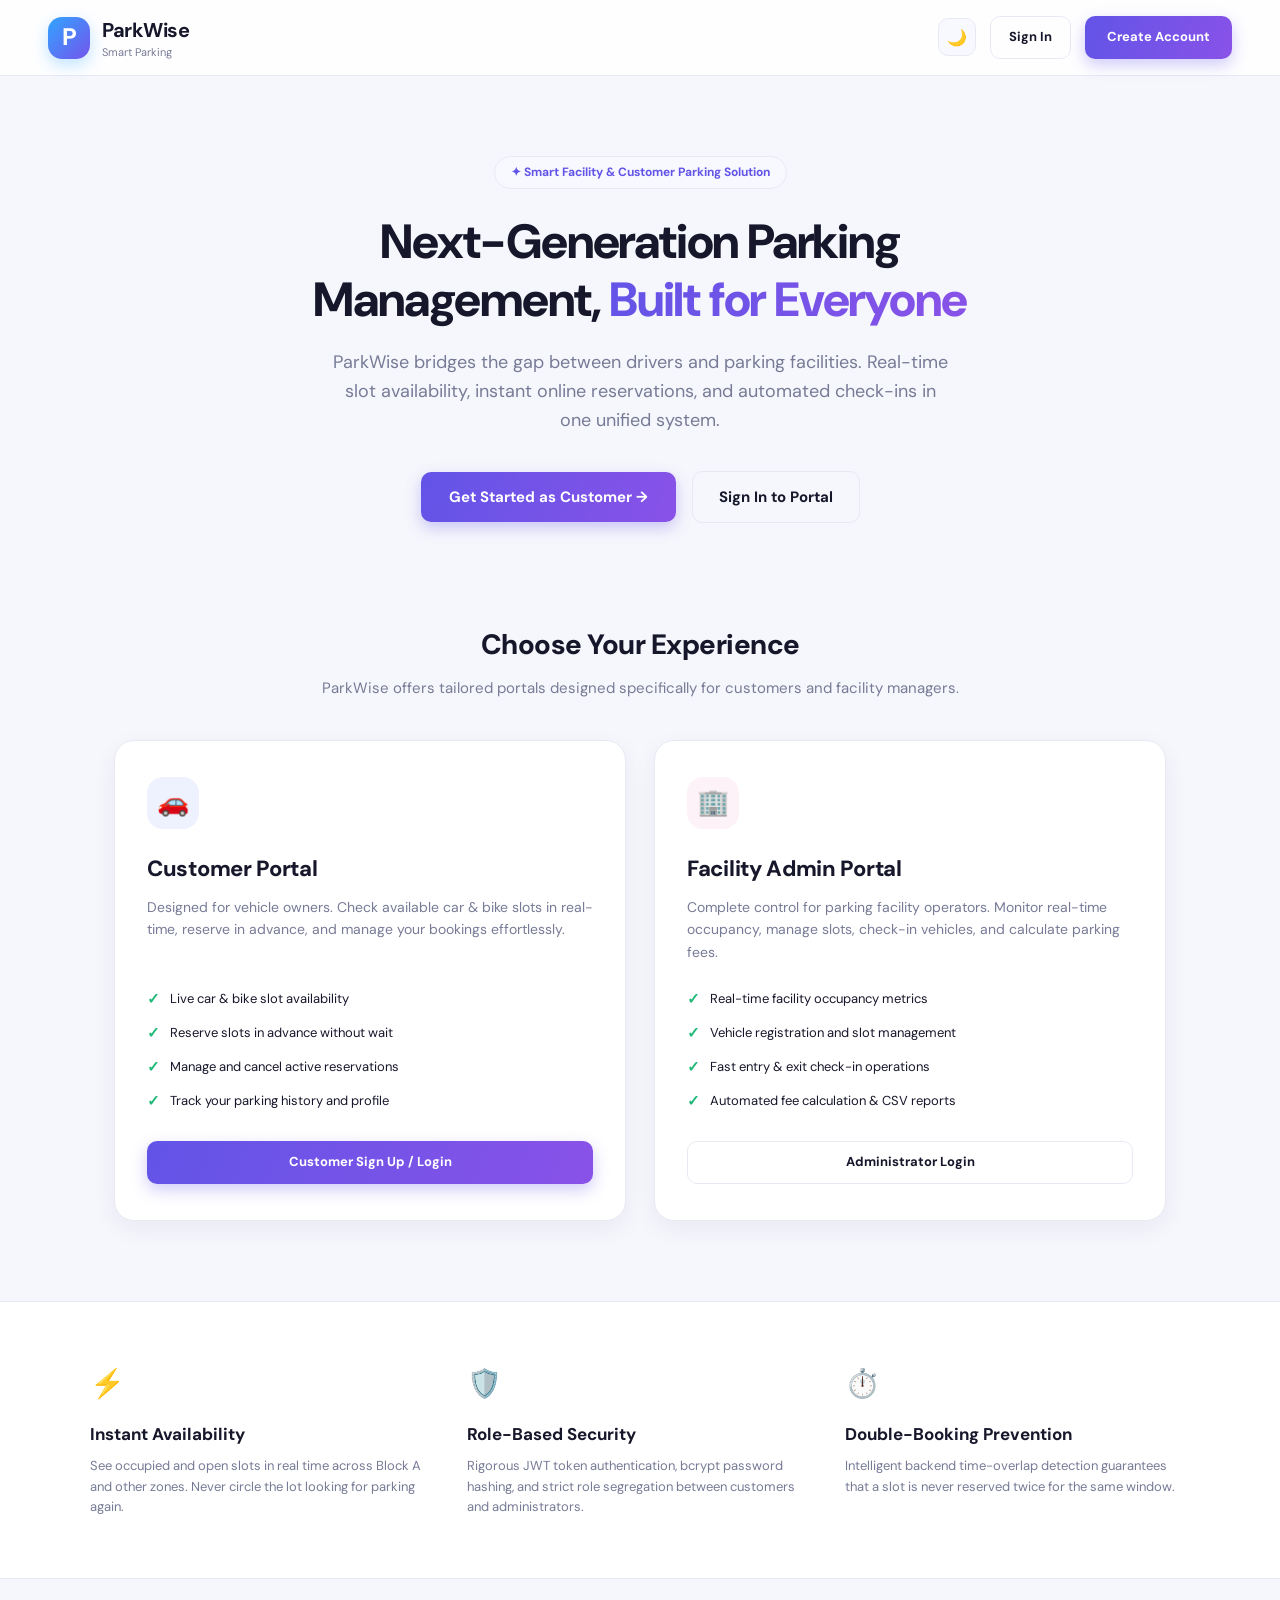
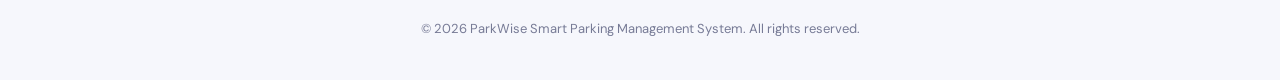
<file: frontend/landing.html>
<!DOCTYPE html>
<html lang="en">
<head>
    <meta charset="UTF-8">
    <meta name="viewport" content="width=device-width, initial-scale=1.0">
    <title>ParkWise — Smart Parking Management System</title>
    <link rel="preconnect" href="https://fonts.googleapis.com">
    <link rel="preconnect" href="https://fonts.gstatic.com" crossorigin>
    <link href="https://fonts.googleapis.com/css2?family=DM+Sans:ital,opsz,wght@0,9..40,100..1000;1,9..40,100..1000&display=swap" rel="stylesheet">
    <style>
        :root {
            --bg: #f6f7fc;
            --surface: #fff;
            --surface2: #f8f8ff;
            --text: #17172b;
            --muted: #777b96;
            --line: #e9e9f4;
            --navy: #171b3c;
            --primary: #6254e7;
            --primary2: #8b5cf6;
            --shadow: 0 8px 24px rgba(38, 35, 99, .06);
            --green: #20b978;
            --red: #ef6377;
            --amber: #e8a63b;
        }

        body.dark {
            --bg: #111326;
            --surface: #1c1e36;
            --surface2: #252741;
            --text: #f3f2ff;
            --muted: #a4a5c0;
            --line: #30324f;
            --shadow: 0 8px 24px #0002;
        }

        * {
            box-sizing: border-box;
            margin: 0;
            padding: 0;
        }

        body {
            font-family: 'DM Sans', sans-serif;
            background: var(--bg);
            color: var(--text);
            font-size: 14px;
            line-height: 1.6;
            min-height: 100vh;
        }

        /* Navbar */
        .navbar {
            height: 76px;
            background: rgba(255, 255, 255, 0.85);
            backdrop-filter: blur(12px);
            border-bottom: 1px solid var(--line);
            position: sticky;
            top: 0;
            z-index: 100;
            display: flex;
            align-items: center;
            justify-content: space-between;
            padding: 0 48px;
        }

        body.dark .navbar {
            background: rgba(28, 30, 54, 0.85);
        }

        .brand {
            display: flex;
            align-items: center;
            gap: 12px;
            text-decoration: none;
            color: inherit;
        }

        .brand-mark {
            width: 42px;
            height: 42px;
            border-radius: 14px;
            background: linear-gradient(135deg, #31a5ff, #7454ed);
            display: grid;
            place-items: center;
            font-size: 24px;
            font-weight: 800;
            color: #fff;
            box-shadow: 0 6px 16px rgba(49, 165, 255, 0.3);
        }

        .brand-text b {
            display: block;
            font-size: 20px;
            letter-spacing: -0.5px;
        }

        .brand-text small {
            display: block;
            color: var(--muted);
            font-size: 11px;
            margin-top: -2px;
        }

        .nav-actions {
            display: flex;
            align-items: center;
            gap: 14px;
        }

        .theme-btn {
            background: var(--surface2);
            border: 1px solid var(--line);
            border-radius: 10px;
            width: 38px;
            height: 38px;
            display: grid;
            place-items: center;
            cursor: pointer;
            font-size: 16px;
            color: var(--muted);
            transition: all 0.2s;
        }

        .btn-outline {
            background: transparent;
            border: 1.5px solid var(--line);
            color: var(--text);
            padding: 10px 18px;
            border-radius: 10px;
            font-weight: 700;
            cursor: pointer;
            text-decoration: none;
            font-size: 13px;
            transition: all 0.2s;
        }

        .btn-outline:hover {
            border-color: var(--primary);
            color: var(--primary);
        }

        .btn-primary {
            background: linear-gradient(110deg, #6254e7, #8952e8);
            border: none;
            color: #fff;
            padding: 11px 22px;
            border-radius: 10px;
            font-weight: 700;
            cursor: pointer;
            text-decoration: none;
            font-size: 13px;
            box-shadow: 0 6px 16px rgba(98, 84, 231, 0.3);
            transition: all 0.2s;
        }

        .btn-primary:hover {
            filter: brightness(1.08);
            transform: translateY(-1px);
        }

        /* Hero */
        .hero {
            padding: 80px 24px 60px;
            max-width: 1200px;
            margin: 0 auto;
            text-align: center;
        }

        .hero-badge {
            display: inline-flex;
            align-items: center;
            gap: 8px;
            padding: 6px 16px;
            border-radius: 30px;
            background: var(--surface2);
            border: 1px solid var(--line);
            font-size: 12px;
            font-weight: 700;
            color: var(--primary);
            margin-bottom: 24px;
        }

        .hero h1 {
            font-size: 48px;
            font-weight: 800;
            letter-spacing: -1.2px;
            line-height: 1.2;
            margin-bottom: 20px;
            max-width: 800px;
            margin-left: auto;
            margin-right: auto;
        }

        .hero h1 span {
            background: linear-gradient(110deg, #6254e7, #8952e8);
            -webkit-background-clip: text;
            -webkit-text-fill-color: transparent;
        }

        .hero p {
            color: var(--muted);
            font-size: 18px;
            max-width: 620px;
            margin: 0 auto 36px;
        }

        .hero-cta {
            display: flex;
            align-items: center;
            justify-content: center;
            gap: 16px;
            flex-wrap: wrap;
        }

        /* Dual Portal Cards */
        .portals-section {
            padding: 40px 24px 80px;
            max-width: 1100px;
            margin: 0 auto;
        }

        .section-header {
            text-align: center;
            margin-bottom: 40px;
        }

        .section-header h2 {
            font-size: 28px;
            font-weight: 800;
            letter-spacing: -0.5px;
            margin-bottom: 8px;
        }

        .section-header p {
            color: var(--muted);
            font-size: 15px;
        }

        .portals-grid {
            display: grid;
            grid-template-columns: 1fr 1fr;
            gap: 28px;
        }

        .portal-card {
            background: var(--surface);
            border: 1px solid var(--line);
            border-radius: 20px;
            padding: 36px 32px;
            box-shadow: var(--shadow);
            display: flex;
            flex-direction: column;
            transition: transform 0.25s, box-shadow 0.25s, border-color 0.25s;
            position: relative;
            overflow: hidden;
        }

        .portal-card:hover {
            transform: translateY(-4px);
            box-shadow: 0 16px 36px rgba(38, 35, 99, 0.1);
            border-color: #c4b5fd;
        }

        .portal-icon {
            width: 52px;
            height: 52px;
            border-radius: 16px;
            display: grid;
            place-items: center;
            font-size: 26px;
            margin-bottom: 22px;
        }

        .portal-card.customer .portal-icon {
            background: #eef2ff;
            color: #6366f1;
        }

        .portal-card.admin .portal-icon {
            background: #fdf2f8;
            color: #ec4899;
        }

        .portal-card h3 {
            font-size: 22px;
            font-weight: 800;
            margin-bottom: 10px;
            letter-spacing: -0.3px;
        }

        .portal-card p {
            color: var(--muted);
            font-size: 14px;
            line-height: 1.6;
            margin-bottom: 24px;
            flex: 1;
        }

        .portal-features {
            list-style: none;
            display: grid;
            gap: 10px;
            margin-bottom: 28px;
        }

        .portal-features li {
            display: flex;
            align-items: center;
            gap: 10px;
            font-size: 13px;
            color: var(--text);
        }

        .portal-features li span {
            color: var(--green);
            font-weight: 800;
            font-size: 15px;
        }

        /* Features strip */
        .features-strip {
            background: var(--surface);
            border-top: 1px solid var(--line);
            border-bottom: 1px solid var(--line);
            padding: 60px 24px;
        }

        .features-grid {
            max-width: 1100px;
            margin: 0 auto;
            display: grid;
            grid-template-columns: repeat(3, 1fr);
            gap: 32px;
        }

        .feature-item {
            text-align: left;
        }

        .feature-icon {
            font-size: 28px;
            margin-bottom: 14px;
            display: inline-block;
        }

        .feature-item h4 {
            font-size: 17px;
            font-weight: 700;
            margin-bottom: 8px;
        }

        .feature-item p {
            color: var(--muted);
            font-size: 13px;
            line-height: 1.6;
        }

        /* Footer */
        footer {
            padding: 40px 24px;
            text-align: center;
            color: var(--muted);
            font-size: 13px;
        }

        @media (max-width: 860px) {
            .navbar {
                padding: 0 20px;
            }
            .hero h1 {
                font-size: 34px;
            }
            .portals-grid,
            .features-grid {
                grid-template-columns: 1fr;
            }
        }
    </style>
</head>
<body>

    <nav class="navbar">
        <a href="/" class="brand">
            <div class="brand-mark">P</div>
            <div class="brand-text">
                <b>ParkWise</b>
                <small>Smart Parking</small>
            </div>
        </a>

        <div class="nav-actions">
            <button class="theme-btn" id="themeToggle" title="Toggle theme">🌙</button>
            <a href="/login.html" class="btn-outline" id="navSignIn">Sign In</a>
            <a href="/signup.html" class="btn-primary" id="navSignUp">Create Account</a>
            <!-- <a href="#" class="btn-primary" id="navDashboard" style="display:none">Dashboard →</a>
            <button class="btn-outline" id="navSignOut" style="display:none; color:#ef6377; border-color:#ef637744">Sign Out</button> -->
        </div>
    </nav>

    <main>
        <section class="hero">
            <div class="hero-badge">
                ✦ Smart Facility & Customer Parking Solution
            </div>
            <h1>Next-Generation Parking Management, <span>Built for Everyone</span></h1>
            <p>
                ParkWise bridges the gap between drivers and parking facilities.
                Real-time slot availability, instant online reservations, and automated check-ins in one unified system.
            </p>
            <div class="hero-cta">
                <a href="/signup.html" class="btn-primary" style="padding: 13px 28px; font-size: 15px;">
                    Get Started as Customer →
                </a>
                <a href="/login.html" class="btn-outline" style="padding: 13px 26px; font-size: 15px;">
                    Sign In to Portal
                </a>
            </div>
        </section>

        <section class="portals-section">
            <div class="section-header">
                <h2>Choose Your Experience</h2>
                <p>ParkWise offers tailored portals designed specifically for customers and facility managers.</p>
            </div>

            <div class="portals-grid">
                <!-- Customer Portal -->
                <div class="portal-card customer">
                    <div class="portal-icon">🚗</div>
                    <h3>Customer Portal</h3>
                    <p>Designed for vehicle owners. Check available car & bike slots in real-time, reserve in advance, and manage your bookings effortlessly.</p>
                    <ul class="portal-features">
                        <li><span>✓</span> Live car & bike slot availability</li>
                        <li><span>✓</span> Reserve slots in advance without wait</li>
                        <li><span>✓</span> Manage and cancel active reservations</li>
                        <li><span>✓</span> Track your parking history and profile</li>
                    </ul>
                    <a href="/signup.html" class="btn-primary" style="text-align: center;">Customer Sign Up / Login</a>
                </div>

                <!-- Admin Portal -->
                <div class="portal-card admin">
                    <div class="portal-icon">🏢</div>
                    <h3>Facility Admin Portal</h3>
                    <p>Complete control for parking facility operators. Monitor real-time occupancy, manage slots, check-in vehicles, and calculate parking fees.</p>
                    <ul class="portal-features">
                        <li><span>✓</span> Real-time facility occupancy metrics</li>
                        <li><span>✓</span> Vehicle registration and slot management</li>
                        <li><span>✓</span> Fast entry & exit check-in operations</li>
                        <li><span>✓</span> Automated fee calculation & CSV reports</li>
                    </ul>
                    <a href="/login.html" class="btn-outline" style="text-align: center;">Administrator Login</a>
                </div>
            </div>
        </section>

        <section class="features-strip">
            <div class="features-grid">
                <div class="feature-item">
                    <div class="feature-icon">⚡</div>
                    <h4>Instant Availability</h4>
                    <p>See occupied and open slots in real time across Block A and other zones. Never circle the lot looking for parking again.</p>
                </div>
                <div class="feature-item">
                    <div class="feature-icon">🛡️</div>
                    <h4>Role-Based Security</h4>
                    <p>Rigorous JWT token authentication, bcrypt password hashing, and strict role segregation between customers and administrators.</p>
                </div>
                <div class="feature-item">
                    <div class="feature-icon">⏱️</div>
                    <h4>Double-Booking Prevention</h4>
                    <p>Intelligent backend time-overlap detection guarantees that a slot is never reserved twice for the same window.</p>
                </div>
            </div>
        </section>
    </main>

    <footer>
        <p>&copy; 2026 ParkWise Smart Parking Management System. All rights reserved.</p>
    </footer>

    <script>
        const themeToggle = document.getElementById('themeToggle');

        if (localStorage.getItem('parkwise-theme') === 'dark') {
            document.body.classList.add('dark');
            themeToggle.textContent = '☀️';
        }

        themeToggle.addEventListener('click', () => {
            document.body.classList.toggle('dark');
            const isDark = document.body.classList.contains('dark');
            themeToggle.textContent = isDark ? '☀️' : '🌙';
            localStorage.setItem('parkwise-theme', isDark ? 'dark' : 'light');
        });

        function logoutUser() {
            localStorage.removeItem('access_token');
            localStorage.removeItem('user');
            fetch('/api/auth/logout', { method: 'POST' }).catch(() => {});
            window.location.reload();
        }

        // Show session shortcuts without hiding Sign In
        const token = localStorage.getItem('access_token');
        const userStr = localStorage.getItem('user');
        if (token && userStr) {
            try {
                const user = JSON.parse(userStr);
                const target = user.role === 'ADMIN' ? '/index.html' : '/customer';
                const dash = document.getElementById('navDashboard');
                const signout = document.getElementById('navSignOut');
                if (dash && signout) {
                    dash.href = target;
                    dash.textContent = `Dashboard (${user.role}) →`;
                    dash.style.display = 'inline-block';
                    signout.style.display = 'inline-block';
                    signout.onclick = logoutUser;
                }
            } catch {}
        }
    </script>
</body>
</html>
</file>
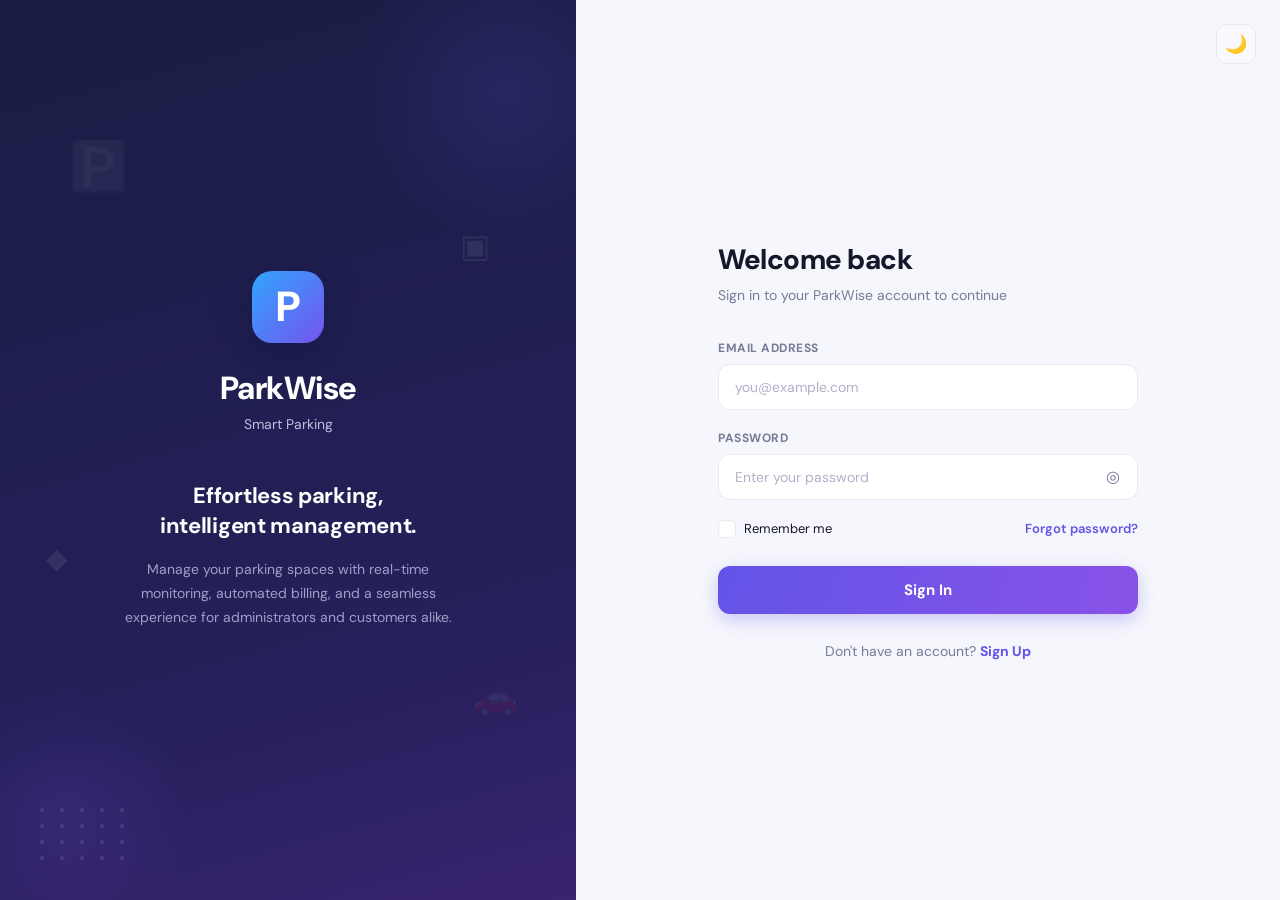
<file: frontend/login.html>
<!DOCTYPE html>
<html lang="en">
<head>
    <meta charset="UTF-8">
    <meta name="viewport" content="width=device-width, initial-scale=1.0">
    <title>Login — ParkWise</title>
    <link rel="preconnect" href="https://fonts.googleapis.com">
    <link rel="preconnect" href="https://fonts.gstatic.com" crossorigin>
    <link href="https://fonts.googleapis.com/css2?family=DM+Sans:ital,opsz,wght@0,9..40,100..1000;1,9..40,100..1000&display=swap" rel="stylesheet">
    <style>
        /* ===== CSS Variables ===== */
        :root {
            --bg: #f6f7fc;
            --surface: #fff;
            --surface2: #f8f8ff;
            --text: #17172b;
            --muted: #777b96;
            --line: #e9e9f4;
            --navy: #171b3c;
            --primary: #6254e7;
            --primary2: #8b5cf6;
            --shadow: 0 8px 24px rgba(38, 35, 99, .06);
            --green: #20b978;
            --red: #ef6377;
            --amber: #e8a63b;
        }

        /* ===== Dark Mode ===== */
        body.dark {
            --bg: #111326;
            --surface: #1c1e36;
            --surface2: #252741;
            --text: #f3f2ff;
            --muted: #a4a5c0;
            --line: #30324f;
            --shadow: 0 8px 24px #0002;
        }

        /* ===== Reset & Base ===== */
        * {
            box-sizing: border-box;
            margin: 0;
            padding: 0;
        }

        body {
            font-family: 'DM Sans', sans-serif;
            background: var(--bg);
            color: var(--text);
            min-height: 100vh;
            display: flex;
            font-size: 14px;
            overflow-x: hidden;
        }

        /* ===== Animations ===== */
        @keyframes fadeInUp {
            from {
                opacity: 0;
                transform: translateY(24px);
            }
            to {
                opacity: 1;
                transform: translateY(0);
            }
        }

        @keyframes float {
            0%, 100% { transform: translateY(0); }
            50% { transform: translateY(-10px); }
        }

        @keyframes pulse {
            0%, 100% { opacity: 0.4; }
            50% { opacity: 0.8; }
        }

        @keyframes slideInLeft {
            from {
                opacity: 0;
                transform: translateX(-30px);
            }
            to {
                opacity: 1;
                transform: translateX(0);
            }
        }

        /* ===== Left Brand Panel ===== */
        .brand-panel {
            width: 45%;
            min-height: 100vh;
            background: linear-gradient(165deg, #191d43, #25205b 72%, #39246f);
            display: flex;
            flex-direction: column;
            justify-content: center;
            align-items: center;
            padding: 60px 40px;
            position: relative;
            overflow: hidden;
        }

        /* Decorative geometric shapes */
        .brand-panel::before {
            content: '';
            position: absolute;
            width: 300px;
            height: 300px;
            border-radius: 50%;
            background: radial-gradient(circle, rgba(99, 84, 231, 0.15), transparent 70%);
            top: -60px;
            right: -80px;
            animation: pulse 4s ease-in-out infinite;
        }

        .brand-panel::after {
            content: '';
            position: absolute;
            width: 250px;
            height: 250px;
            border-radius: 50%;
            background: radial-gradient(circle, rgba(139, 92, 246, 0.12), transparent 70%);
            bottom: -40px;
            left: -60px;
            animation: pulse 5s ease-in-out infinite 1s;
        }

        .brand-content {
            position: relative;
            z-index: 1;
            text-align: center;
            animation: slideInLeft 0.8s ease-out;
        }

        .brand-mark {
            width: 72px;
            height: 72px;
            border-radius: 20px;
            background: linear-gradient(135deg, #31a5ff, #7454ed);
            display: grid;
            place-items: center;
            font-size: 42px;
            font-weight: 800;
            color: #fff;
            margin: 0 auto 24px;
            box-shadow: 0 12px 32px rgba(16, 21, 63, 0.5);
        }

        .brand-title {
            font-size: 32px;
            font-weight: 800;
            color: #fff;
            letter-spacing: -0.5px;
            margin-bottom: 6px;
        }

        .brand-subtitle {
            color: #bcbde0;
            font-size: 14px;
            margin-bottom: 48px;
        }

        .brand-tagline {
            color: #fff;
            font-size: 22px;
            font-weight: 700;
            line-height: 1.4;
            letter-spacing: -0.3px;
            margin-bottom: 16px;
        }

        .brand-desc {
            color: #9e9fc7;
            font-size: 14px;
            line-height: 1.7;
            max-width: 340px;
            margin: 0 auto;
        }

        /* Decorative floating parking icons */
        .decor {
            position: absolute;
            z-index: 0;
            opacity: 0.08;
            font-size: 48px;
            color: #fff;
        }

        .decor-1 {
            top: 15%;
            left: 12%;
            animation: float 6s ease-in-out infinite;
        }

        .decor-2 {
            bottom: 20%;
            right: 10%;
            animation: float 5s ease-in-out infinite 1.5s;
            font-size: 36px;
        }

        .decor-3 {
            top: 60%;
            left: 8%;
            animation: float 7s ease-in-out infinite 0.8s;
            font-size: 28px;
        }

        .decor-4 {
            top: 25%;
            right: 15%;
            animation: float 5.5s ease-in-out infinite 2s;
            font-size: 32px;
        }

        /* Decorative grid dots */
        .grid-dots {
            position: absolute;
            bottom: 40px;
            left: 40px;
            display: grid;
            grid-template-columns: repeat(5, 8px);
            gap: 12px;
            z-index: 0;
        }

        .grid-dots span {
            width: 4px;
            height: 4px;
            border-radius: 50%;
            background: rgba(255, 255, 255, 0.12);
        }

        /* ===== Right Form Panel ===== */
        .form-panel {
            flex: 1;
            display: flex;
            align-items: center;
            justify-content: center;
            padding: 40px;
            position: relative;
        }

        .form-container {
            width: 100%;
            max-width: 420px;
            animation: fadeInUp 0.7s ease-out;
        }

        .form-header {
            margin-bottom: 36px;
        }

        .form-header h1 {
            font-size: 28px;
            font-weight: 800;
            letter-spacing: -0.5px;
            margin-bottom: 8px;
        }

        .form-header p {
            color: var(--muted);
            font-size: 14px;
        }

        /* ===== Form Styles ===== */
        .field {
            margin-bottom: 20px;
        }

        .field label {
            display: block;
            font-size: 12px;
            font-weight: 700;
            color: var(--muted);
            margin-bottom: 8px;
            text-transform: uppercase;
            letter-spacing: 0.5px;
        }

        .input-wrap {
            position: relative;
        }

        .input-wrap input {
            width: 100%;
            padding: 13px 16px;
            border: 1.5px solid var(--line);
            border-radius: 12px;
            background: var(--surface);
            color: var(--text);
            font-family: inherit;
            font-size: 14px;
            outline: none;
            transition: border-color 0.25s, box-shadow 0.25s;
        }

        .input-wrap input:focus {
            border-color: #9184ef;
            box-shadow: 0 0 0 3px rgba(139, 92, 246, 0.13);
        }

        .input-wrap input.error {
            border-color: var(--red);
            box-shadow: 0 0 0 3px rgba(239, 99, 119, 0.1);
        }

        .input-wrap input::placeholder {
            color: #b0b3c8;
        }

        body.dark .input-wrap input::placeholder {
            color: #6b6d8a;
        }

        /* Password toggle */
        .toggle-password {
            position: absolute;
            right: 14px;
            top: 50%;
            transform: translateY(-50%);
            background: none;
            border: none;
            color: var(--muted);
            cursor: pointer;
            font-size: 16px;
            padding: 4px;
            line-height: 1;
            transition: color 0.2s;
        }

        .toggle-password:hover {
            color: var(--primary);
        }

        .input-wrap .toggle-password ~ input,
        .input-wrap input[type="password"],
        .input-wrap input.has-toggle {
            padding-right: 46px;
        }

        /* Error message */
        .error-msg {
            display: none;
            font-size: 11px;
            color: var(--red);
            margin-top: 6px;
            font-weight: 500;
        }

        .error-msg.show {
            display: block;
        }

        /* Row for remember + forgot */
        .form-options {
            display: flex;
            justify-content: space-between;
            align-items: center;
            margin-bottom: 28px;
        }

        /* Checkbox */
        .checkbox-wrap {
            display: flex;
            align-items: center;
            gap: 8px;
            cursor: pointer;
        }

        .checkbox-wrap input[type="checkbox"] {
            appearance: none;
            -webkit-appearance: none;
            width: 18px;
            height: 18px;
            border: 1.5px solid var(--line);
            border-radius: 5px;
            background: var(--surface);
            cursor: pointer;
            position: relative;
            transition: all 0.2s;
            flex-shrink: 0;
        }

        .checkbox-wrap input[type="checkbox"]:checked {
            background: var(--primary);
            border-color: var(--primary);
        }

        .checkbox-wrap input[type="checkbox"]:checked::after {
            content: '✓';
            position: absolute;
            top: 50%;
            left: 50%;
            transform: translate(-50%, -50%);
            color: #fff;
            font-size: 11px;
            font-weight: 800;
        }

        .checkbox-wrap span {
            font-size: 13px;
            color: var(--text);
        }

        /* Forgot link */
        .forgot-link {
            font-size: 13px;
            color: var(--primary);
            text-decoration: none;
            font-weight: 600;
            transition: color 0.2s;
        }

        .forgot-link:hover {
            color: var(--primary2);
        }

        /* Submit button */
        .submit-btn {
            width: 100%;
            padding: 14px;
            border: none;
            border-radius: 12px;
            background: linear-gradient(110deg, #6254e7, #8952e8);
            color: #fff;
            font-family: inherit;
            font-size: 15px;
            font-weight: 700;
            cursor: pointer;
            box-shadow: 0 6px 18px rgba(101, 84, 231, 0.3);
            transition: filter 0.2s, transform 0.2s, box-shadow 0.2s;
            position: relative;
            overflow: hidden;
        }

        .submit-btn:hover {
            filter: brightness(1.06);
            transform: translateY(-1px);
            box-shadow: 0 8px 24px rgba(101, 84, 231, 0.4);
        }

        .submit-btn:active {
            transform: translateY(0);
        }

        .submit-btn:disabled {
            opacity: 0.7;
            cursor: not-allowed;
            filter: none;
            transform: none;
        }

        /* Loading spinner */
        .spinner {
            display: none;
            width: 18px;
            height: 18px;
            border: 2px solid rgba(255, 255, 255, 0.3);
            border-top-color: #fff;
            border-radius: 50%;
            animation: spin 0.6s linear infinite;
            margin: 0 auto;
        }

        @keyframes spin {
            to { transform: rotate(360deg); }
        }

        .submit-btn.loading .btn-text {
            display: none;
        }

        .submit-btn.loading .spinner {
            display: block;
        }

        /* General API error */
        .api-error {
            display: none;
            background: rgba(239, 99, 119, 0.08);
            border: 1px solid rgba(239, 99, 119, 0.2);
            color: var(--red);
            padding: 12px 16px;
            border-radius: 10px;
            font-size: 13px;
            margin-bottom: 20px;
            text-align: center;
            font-weight: 500;
        }

        .api-error.show {
            display: block;
            animation: fadeInUp 0.3s ease-out;
        }

        /* Footer link */
        .form-footer {
            text-align: center;
            margin-top: 28px;
            font-size: 14px;
            color: var(--muted);
        }

        .form-footer a {
            color: var(--primary);
            text-decoration: none;
            font-weight: 700;
            transition: color 0.2s;
        }

        .form-footer a:hover {
            color: var(--primary2);
        }

        /* ===== Dark Mode Toggle ===== */
        .theme-toggle {
            position: absolute;
            top: 24px;
            right: 24px;
            background: var(--surface2);
            border: 1px solid var(--line);
            border-radius: 10px;
            width: 40px;
            height: 40px;
            display: grid;
            place-items: center;
            cursor: pointer;
            font-size: 18px;
            color: var(--muted);
            transition: all 0.25s;
            z-index: 5;
        }

        .theme-toggle:hover {
            border-color: #9184ef;
            color: var(--primary);
        }

        /* ===== Responsive ===== */
        @media (max-width: 960px) {
            body {
                flex-direction: column;
            }

            .brand-panel {
                width: 100%;
                min-height: auto;
                padding: 48px 24px 40px;
            }

            .brand-tagline {
                font-size: 18px;
            }

            .brand-desc {
                font-size: 13px;
            }

            .decor,
            .grid-dots {
                display: none;
            }

            .form-panel {
                padding: 32px 24px 48px;
            }
        }

        @media (max-width: 480px) {
            .brand-panel {
                padding: 36px 20px 32px;
            }

            .brand-mark {
                width: 56px;
                height: 56px;
                font-size: 32px;
                border-radius: 16px;
                margin-bottom: 16px;
            }

            .brand-title {
                font-size: 24px;
            }

            .brand-tagline {
                font-size: 16px;
                margin-bottom: 10px;
            }

            .brand-subtitle,
            .brand-desc {
                display: none;
            }

            .form-panel {
                padding: 28px 18px 40px;
            }

            .form-header h1 {
                font-size: 24px;
            }

            .form-options {
                flex-direction: column;
                align-items: flex-start;
                gap: 12px;
            }
        }
    </style>
</head>
<body>

    <!-- ===== Left Brand Panel ===== -->
    <div class="brand-panel">
        <!-- Decorative floating icons -->
        <div class="decor decor-1">🅿️</div>
        <div class="decor decor-2">🚗</div>
        <div class="decor decor-3">◆</div>
        <div class="decor decor-4">▣</div>

        <!-- Grid dots decoration -->
        <div class="grid-dots">
            <span></span><span></span><span></span><span></span><span></span>
            <span></span><span></span><span></span><span></span><span></span>
            <span></span><span></span><span></span><span></span><span></span>
            <span></span><span></span><span></span><span></span><span></span>
        </div>

        <div class="brand-content">
            <!-- ParkWise logo mark -->
            <div class="brand-mark">P</div>
            <div class="brand-title">ParkWise</div>
            <div class="brand-subtitle">Smart Parking</div>

            <div class="brand-tagline">
                Effortless parking,<br>intelligent management.
            </div>
            <p class="brand-desc">
                Manage your parking spaces with real-time monitoring,
                automated billing, and a seamless experience for
                administrators and customers alike.
            </p>
        </div>
    </div>

    <!-- ===== Right Form Panel ===== -->
    <div class="form-panel">
        <!-- Dark mode toggle -->
        <button class="theme-toggle" id="themeToggle" title="Toggle dark mode">🌙</button>

        <div class="form-container">
            <div class="form-header">
                <h1>Welcome back</h1>
                <p>Sign in to your ParkWise account to continue</p>
            </div>

            <!-- API Error Banner -->
            <div class="api-error" id="apiError"></div>

            <form id="loginForm" novalidate>
                <!-- Email Field -->
                <div class="field">
                    <label for="email">Email Address</label>
                    <div class="input-wrap">
                        <input
                            type="email"
                            id="email"
                            name="email"
                            placeholder="you@example.com"
                            autocomplete="email"
                            required
                        >
                    </div>
                    <div class="error-msg" id="emailError">Please enter a valid email address</div>
                </div>

                <!-- Password Field -->
                <div class="field">
                    <label for="password">Password</label>
                    <div class="input-wrap">
                        <input
                            type="password"
                            id="password"
                            name="password"
                            placeholder="Enter your password"
                            class="has-toggle"
                            autocomplete="current-password"
                            required
                        >
                        <button
                            type="button"
                            class="toggle-password"
                            id="togglePassword"
                            title="Show password"
                        >◎</button>
                    </div>
                    <div class="error-msg" id="passwordError">Password is required</div>
                </div>

                <!-- Remember Me & Forgot Password -->
                <div class="form-options">
                    <label class="checkbox-wrap">
                        <input type="checkbox" id="rememberMe" name="rememberMe">
                        <span>Remember me</span>
                    </label>
                    <a href="#" class="forgot-link" id="forgotLink">Forgot password?</a>
                </div>

                <!-- Submit Button -->
                <button type="submit" class="submit-btn" id="submitBtn">
                    <span class="btn-text">Sign In</span>
                    <div class="spinner"></div>
                </button>
            </form>

            <!-- Sign Up Link -->
            <div class="form-footer">
                Don't have an account?
                <a href="/signup.html">Sign Up</a>
            </div>
        </div>
    </div>

    <script>
        /* ==========================================================
           ParkWise Login — Client-Side Logic
           ========================================================== */

        // ===== DOM Elements =====
        const form = document.getElementById('loginForm');
        const emailInput = document.getElementById('email');
        const passwordInput = document.getElementById('password');
        const emailError = document.getElementById('emailError');
        const passwordError = document.getElementById('passwordError');
        const apiError = document.getElementById('apiError');
        const submitBtn = document.getElementById('submitBtn');
        const togglePassword = document.getElementById('togglePassword');
        const forgotLink = document.getElementById('forgotLink');
        const themeToggle = document.getElementById('themeToggle');

        // ===== Email Regex =====
        const EMAIL_REGEX = /^[^\s@]+@[^\s@]+\.[^\s@]+$/;

        // ===== Theme Toggle =====
        (function initTheme() {
            const saved = localStorage.getItem('parkwise-theme');
            if (saved === 'dark') {
                document.body.classList.add('dark');
                themeToggle.textContent = '☀️';
            }
        })();

        themeToggle.addEventListener('click', function () {
            document.body.classList.toggle('dark');
            const isDark = document.body.classList.contains('dark');
            themeToggle.textContent = isDark ? '☀️' : '🌙';
            localStorage.setItem('parkwise-theme', isDark ? 'dark' : 'light');
        });

        // ===== Password Visibility Toggle =====
        togglePassword.addEventListener('click', function () {
            const isPassword = passwordInput.type === 'password';
            passwordInput.type = isPassword ? 'text' : 'password';
            togglePassword.textContent = isPassword ? '◉' : '◎';
            togglePassword.title = isPassword ? 'Hide password' : 'Show password';
        });

        // ===== Forgot Password =====
        forgotLink.addEventListener('click', function (e) {
            e.preventDefault();
            alert('Password reset functionality will be available soon. Please contact your administrator for assistance.');
        });

        // ===== Validation Helpers =====
        function showFieldError(input, errorEl, message) {
            input.classList.add('error');
            errorEl.textContent = message;
            errorEl.classList.add('show');
        }

        function clearFieldError(input, errorEl) {
            input.classList.remove('error');
            errorEl.classList.remove('show');
        }

        function validateEmail() {
            const value = emailInput.value.trim();
            if (!value) {
                showFieldError(emailInput, emailError, 'Email address is required');
                return false;
            }
            if (!EMAIL_REGEX.test(value)) {
                showFieldError(emailInput, emailError, 'Please enter a valid email address');
                return false;
            }
            clearFieldError(emailInput, emailError);
            return true;
        }

        function validatePassword() {
            const value = passwordInput.value;
            if (!value) {
                showFieldError(passwordInput, passwordError, 'Password is required');
                return false;
            }
            clearFieldError(passwordInput, passwordError);
            return true;
        }

        // ===== Clear errors on input =====
        emailInput.addEventListener('input', function () {
            if (emailInput.classList.contains('error')) {
                validateEmail();
            }
        });

        passwordInput.addEventListener('input', function () {
            if (passwordInput.classList.contains('error')) {
                validatePassword();
            }
        });

        // ===== Form Submission =====
        form.addEventListener('submit', async function (e) {
            e.preventDefault();

            // Hide previous API error
            apiError.classList.remove('show');

            // Validate all fields
            const isEmailValid = validateEmail();
            const isPasswordValid = validatePassword();

            if (!isEmailValid || !isPasswordValid) {
                return;
            }

            // Show loading state
            submitBtn.classList.add('loading');
            submitBtn.disabled = true;

            try {
                const response = await fetch('/api/auth/login', {
                    method: 'POST',
                    headers: {
                        'Content-Type': 'application/json',
                    },
                    body: JSON.stringify({
                        email: emailInput.value.trim(),
                        password: passwordInput.value,
                    }),
                });

                const data = await response.json();

                if (!response.ok) {
                    // Show API error message
                    const errorMessage = data.detail
                        || data.message
                        || 'Invalid email or password. Please try again.';
                    apiError.textContent = errorMessage;
                    apiError.classList.add('show');
                    return;
                }

                // ===== Success: Store token and redirect =====
                if (data.access_token) {
                    localStorage.setItem('access_token', data.access_token);
                }

                // Store user info
                if (data.user) {
                    localStorage.setItem('user', JSON.stringify(data.user));
                }

                // Redirect based on role
                const role = data.user && data.user.role;
                if (role === 'ADMIN') {
                    window.location.href = '/index.html';
                } else if (role === 'CUSTOMER') {
                    window.location.href = '/customer';
                } else {
                    // Default redirect
                    window.location.href = '/index.html';
                }

            } catch (err) {
                console.error('Login error:', err);
                apiError.textContent = 'Unable to connect to the server. Please check your connection and try again.';
                apiError.classList.add('show');
            } finally {
                // Remove loading state
                submitBtn.classList.remove('loading');
                submitBtn.disabled = false;
            }
        });
    </script>

</body>
</html>
</file>
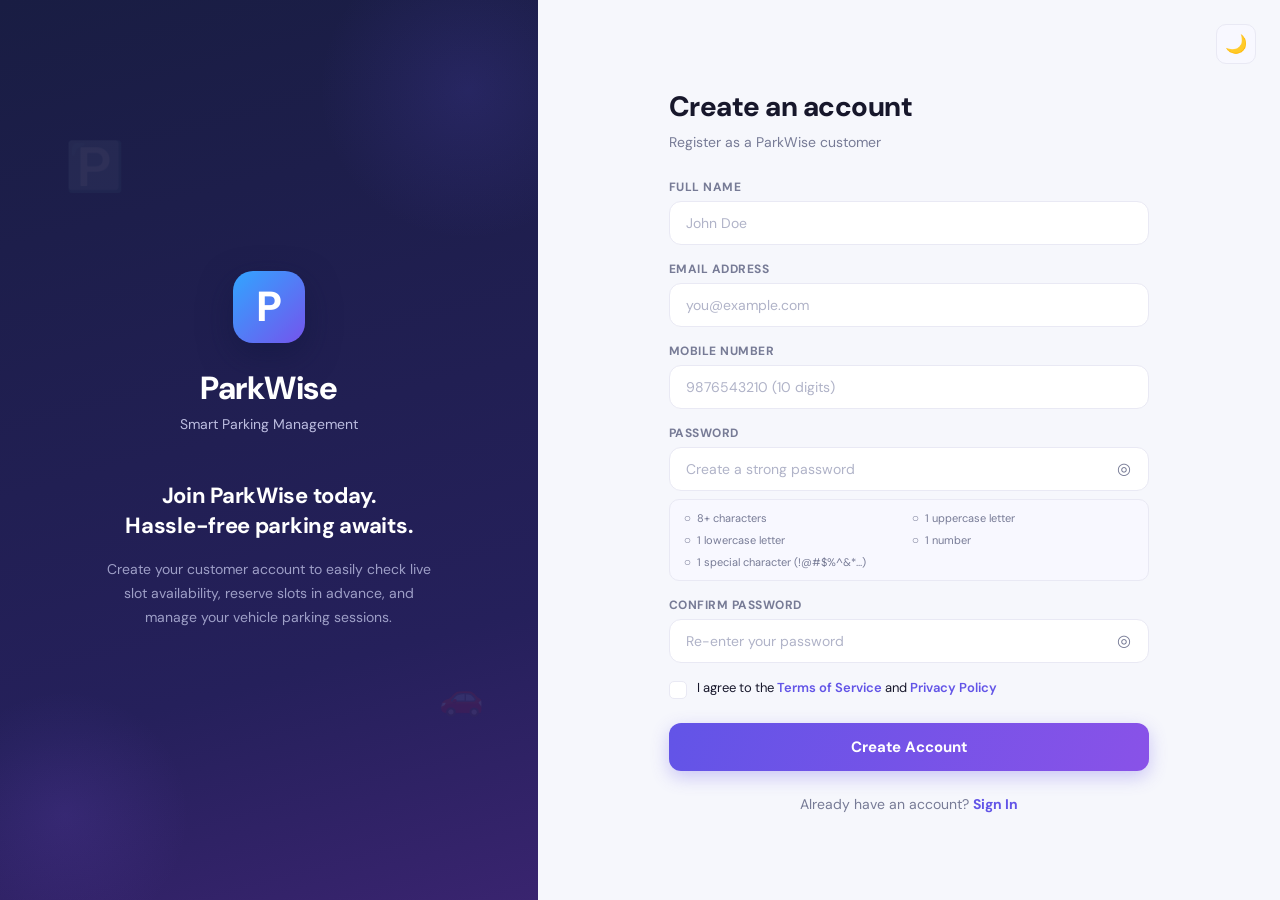
<file: frontend/signup.html>
<!DOCTYPE html>
<html lang="en">
<head>
    <meta charset="UTF-8">
    <meta name="viewport" content="width=device-width, initial-scale=1.0">
    <title>Create Account — ParkWise</title>
    <link rel="preconnect" href="https://fonts.googleapis.com">
    <link rel="preconnect" href="https://fonts.gstatic.com" crossorigin>
    <link href="https://fonts.googleapis.com/css2?family=DM+Sans:ital,opsz,wght@0,9..40,100..1000;1,9..40,100..1000&display=swap" rel="stylesheet">
    <style>
        /* ===== CSS Variables ===== */
        :root {
            --bg: #f6f7fc;
            --surface: #fff;
            --surface2: #f8f8ff;
            --text: #17172b;
            --muted: #777b96;
            --line: #e9e9f4;
            --navy: #171b3c;
            --primary: #6254e7;
            --primary2: #8b5cf6;
            --shadow: 0 8px 24px rgba(38, 35, 99, .06);
            --green: #20b978;
            --red: #ef6377;
            --amber: #e8a63b;
        }

        /* ===== Dark Mode ===== */
        body.dark {
            --bg: #111326;
            --surface: #1c1e36;
            --surface2: #252741;
            --text: #f3f2ff;
            --muted: #a4a5c0;
            --line: #30324f;
            --shadow: 0 8px 24px #0002;
        }

        /* ===== Reset & Base ===== */
        * {
            box-sizing: border-box;
            margin: 0;
            padding: 0;
        }

        body {
            font-family: 'DM Sans', sans-serif;
            background: var(--bg);
            color: var(--text);
            min-height: 100vh;
            display: flex;
            font-size: 14px;
            overflow-x: hidden;
        }

        /* ===== Animations ===== */
        @keyframes fadeInUp {
            from {
                opacity: 0;
                transform: translateY(24px);
            }
            to {
                opacity: 1;
                transform: translateY(0);
            }
        }

        @keyframes float {
            0%, 100% { transform: translateY(0); }
            50% { transform: translateY(-10px); }
        }

        @keyframes pulse {
            0%, 100% { opacity: 0.4; }
            50% { opacity: 0.8; }
        }

        @keyframes slideInLeft {
            from {
                opacity: 0;
                transform: translateX(-30px);
            }
            to {
                opacity: 1;
                transform: translateX(0);
            }
        }

        /* ===== Left Brand Panel ===== */
        .brand-panel {
            width: 42%;
            min-height: 100vh;
            background: linear-gradient(165deg, #191d43, #25205b 72%, #39246f);
            display: flex;
            flex-direction: column;
            justify-content: center;
            align-items: center;
            padding: 60px 40px;
            position: relative;
            overflow: hidden;
        }

        .brand-panel::before {
            content: '';
            position: absolute;
            width: 300px;
            height: 300px;
            border-radius: 50%;
            background: radial-gradient(circle, rgba(99, 84, 231, 0.15), transparent 70%);
            top: -60px;
            right: -80px;
            animation: pulse 4s ease-in-out infinite;
        }

        .brand-panel::after {
            content: '';
            position: absolute;
            width: 250px;
            height: 250px;
            border-radius: 50%;
            background: radial-gradient(circle, rgba(139, 92, 246, 0.12), transparent 70%);
            bottom: -40px;
            left: -60px;
            animation: pulse 5s ease-in-out infinite 1s;
        }

        .brand-content {
            position: relative;
            z-index: 1;
            text-align: center;
            animation: slideInLeft 0.8s ease-out;
        }

        .brand-mark {
            width: 72px;
            height: 72px;
            border-radius: 20px;
            background: linear-gradient(135deg, #31a5ff, #7454ed);
            display: grid;
            place-items: center;
            font-size: 42px;
            font-weight: 800;
            color: #fff;
            margin: 0 auto 24px;
            box-shadow: 0 12px 32px rgba(16, 21, 63, 0.5);
        }

        .brand-title {
            font-size: 32px;
            font-weight: 800;
            color: #fff;
            letter-spacing: -0.5px;
            margin-bottom: 6px;
        }

        .brand-subtitle {
            color: #bcbde0;
            font-size: 14px;
            margin-bottom: 48px;
        }

        .brand-tagline {
            color: #fff;
            font-size: 22px;
            font-weight: 700;
            line-height: 1.4;
            letter-spacing: -0.3px;
            margin-bottom: 16px;
        }

        .brand-desc {
            color: #9e9fc7;
            font-size: 14px;
            line-height: 1.7;
            max-width: 340px;
            margin: 0 auto;
        }

        /* Floating icons */
        .decor {
            position: absolute;
            z-index: 0;
            opacity: 0.08;
            font-size: 48px;
            color: #fff;
        }

        .decor-1 {
            top: 15%;
            left: 12%;
            animation: float 6s ease-in-out infinite;
        }

        .decor-2 {
            bottom: 20%;
            right: 10%;
            animation: float 5s ease-in-out infinite 1.5s;
            font-size: 36px;
        }

        /* ===== Right Form Panel ===== */
        .form-panel {
            flex: 1;
            display: flex;
            align-items: center;
            justify-content: center;
            padding: 40px 24px;
            position: relative;
            min-height: 100vh;
        }

        .form-container {
            width: 100%;
            max-width: 480px;
            animation: fadeInUp 0.7s ease-out;
            padding: 20px 0;
        }

        .form-header {
            margin-bottom: 28px;
        }

        .form-header h1 {
            font-size: 28px;
            font-weight: 800;
            letter-spacing: -0.5px;
            margin-bottom: 8px;
        }

        .form-header p {
            color: var(--muted);
            font-size: 14px;
        }

        /* ===== Form Styles ===== */
        .field {
            margin-bottom: 16px;
        }

        .field label {
            display: block;
            font-size: 12px;
            font-weight: 700;
            color: var(--muted);
            margin-bottom: 6px;
            text-transform: uppercase;
            letter-spacing: 0.5px;
        }

        .input-wrap {
            position: relative;
        }

        .input-wrap input {
            width: 100%;
            padding: 12px 16px;
            border: 1.5px solid var(--line);
            border-radius: 12px;
            background: var(--surface);
            color: var(--text);
            font-family: inherit;
            font-size: 14px;
            outline: none;
            transition: border-color 0.25s, box-shadow 0.25s;
        }

        .input-wrap input:focus {
            border-color: #9184ef;
            box-shadow: 0 0 0 3px rgba(139, 92, 246, 0.13);
        }

        .input-wrap input.error {
            border-color: var(--red);
            box-shadow: 0 0 0 3px rgba(239, 99, 119, 0.1);
        }

        .input-wrap input::placeholder {
            color: #b0b3c8;
        }

        body.dark .input-wrap input::placeholder {
            color: #6b6d8a;
        }

        /* Password toggle */
        .toggle-password {
            position: absolute;
            right: 14px;
            top: 50%;
            transform: translateY(-50%);
            background: none;
            border: none;
            color: var(--muted);
            cursor: pointer;
            font-size: 16px;
            padding: 4px;
            line-height: 1;
            transition: color 0.2s;
        }

        .toggle-password:hover {
            color: var(--primary);
        }

        .input-wrap input.has-toggle {
            padding-right: 46px;
        }

        /* Error message */
        .error-msg {
            display: none;
            font-size: 11px;
            color: var(--red);
            margin-top: 5px;
            font-weight: 500;
        }

        .error-msg.show {
            display: block;
        }

        /* Password requirements checklist */
        .pw-checklist {
            display: grid;
            grid-template-columns: 1fr 1fr;
            gap: 6px;
            margin-top: 8px;
            padding: 10px 14px;
            background: var(--surface2);
            border: 1px solid var(--line);
            border-radius: 10px;
            font-size: 11px;
        }

        .pw-rule {
            display: flex;
            align-items: center;
            gap: 6px;
            color: var(--muted);
            transition: color 0.2s;
        }

        .pw-rule.met {
            color: var(--green);
            font-weight: 600;
        }

        .pw-rule i {
            font-style: normal;
            font-size: 12px;
        }

        /* Checkbox */
        .checkbox-wrap {
            display: flex;
            align-items: flex-start;
            gap: 10px;
            cursor: pointer;
            margin-top: 12px;
            margin-bottom: 24px;
        }

        .checkbox-wrap input[type="checkbox"] {
            appearance: none;
            -webkit-appearance: none;
            width: 18px;
            height: 18px;
            border: 1.5px solid var(--line);
            border-radius: 5px;
            background: var(--surface);
            cursor: pointer;
            position: relative;
            transition: all 0.2s;
            flex-shrink: 0;
            margin-top: 2px;
        }

        .checkbox-wrap input[type="checkbox"]:checked {
            background: var(--primary);
            border-color: var(--primary);
        }

        .checkbox-wrap input[type="checkbox"]:checked::after {
            content: '✓';
            position: absolute;
            top: 50%;
            left: 50%;
            transform: translate(-50%, -50%);
            color: #fff;
            font-size: 11px;
            font-weight: 800;
        }

        .checkbox-wrap span {
            font-size: 13px;
            color: var(--text);
            line-height: 1.4;
        }

        .checkbox-wrap a {
            color: var(--primary);
            text-decoration: none;
            font-weight: 600;
        }

        /* Submit button */
        .submit-btn {
            width: 100%;
            padding: 14px;
            border: none;
            border-radius: 12px;
            background: linear-gradient(110deg, #6254e7, #8952e8);
            color: #fff;
            font-family: inherit;
            font-size: 15px;
            font-weight: 700;
            cursor: pointer;
            box-shadow: 0 6px 18px rgba(101, 84, 231, 0.3);
            transition: filter 0.2s, transform 0.2s, box-shadow 0.2s;
            position: relative;
            overflow: hidden;
        }

        .submit-btn:hover {
            filter: brightness(1.06);
            transform: translateY(-1px);
            box-shadow: 0 8px 24px rgba(101, 84, 231, 0.4);
        }

        .submit-btn:active {
            transform: translateY(0);
        }

        .submit-btn:disabled {
            opacity: 0.7;
            cursor: not-allowed;
            filter: none;
            transform: none;
        }

        /* Loading spinner */
        .spinner {
            display: none;
            width: 18px;
            height: 18px;
            border: 2px solid rgba(255, 255, 255, 0.3);
            border-top-color: #fff;
            border-radius: 50%;
            animation: spin 0.6s linear infinite;
            margin: 0 auto;
        }

        @keyframes spin {
            to { transform: rotate(360deg); }
        }

        .submit-btn.loading .btn-text {
            display: none;
        }

        .submit-btn.loading .spinner {
            display: block;
        }

        /* General API error */
        .api-error {
            display: none;
            background: rgba(239, 99, 119, 0.08);
            border: 1px solid rgba(239, 99, 119, 0.2);
            color: var(--red);
            padding: 12px 16px;
            border-radius: 10px;
            font-size: 13px;
            margin-bottom: 20px;
            text-align: center;
            font-weight: 500;
        }

        .api-error.show {
            display: block;
            animation: fadeInUp 0.3s ease-out;
        }

        /* Footer link */
        .form-footer {
            text-align: center;
            margin-top: 24px;
            font-size: 14px;
            color: var(--muted);
        }

        .form-footer a {
            color: var(--primary);
            text-decoration: none;
            font-weight: 700;
            transition: color 0.2s;
        }

        .form-footer a:hover {
            color: var(--primary2);
        }

        /* ===== Dark Mode Toggle ===== */
        .theme-toggle {
            position: absolute;
            top: 24px;
            right: 24px;
            background: var(--surface2);
            border: 1px solid var(--line);
            border-radius: 10px;
            width: 40px;
            height: 40px;
            display: grid;
            place-items: center;
            cursor: pointer;
            font-size: 18px;
            color: var(--muted);
            transition: all 0.25s;
            z-index: 5;
        }

        .theme-toggle:hover {
            border-color: #9184ef;
            color: var(--primary);
        }

        /* ===== Responsive ===== */
        @media (max-width: 960px) {
            body {
                flex-direction: column;
            }

            .brand-panel {
                width: 100%;
                min-height: auto;
                padding: 40px 24px 32px;
            }

            .brand-tagline {
                font-size: 18px;
            }

            .brand-desc, .decor {
                display: none;
            }

            .form-panel {
                padding: 24px 20px 48px;
                min-height: auto;
            }
        }
    </style>
</head>
<body>

    <!-- ===== Left Brand Panel ===== -->
    <div class="brand-panel">
        <div class="decor decor-1">🅿️</div>
        <div class="decor decor-2">🚗</div>

        <div class="brand-content">
            <div class="brand-mark">P</div>
            <div class="brand-title">ParkWise</div>
            <div class="brand-subtitle">Smart Parking Management</div>

            <div class="brand-tagline">
                Join ParkWise today.<br>Hassle-free parking awaits.
            </div>
            <p class="brand-desc">
                Create your customer account to easily check live slot availability,
                reserve slots in advance, and manage your vehicle parking sessions.
            </p>
        </div>
    </div>

    <!-- ===== Right Form Panel ===== -->
    <div class="form-panel">
        <button class="theme-toggle" id="themeToggle" title="Toggle dark mode">🌙</button>

        <div class="form-container">
            <div class="form-header">
                <h1>Create an account</h1>
                <p>Register as a ParkWise customer</p>
            </div>

            <!-- API Error Banner -->
            <div class="api-error" id="apiError"></div>

            <form id="signupForm" novalidate>
                <!-- Full Name -->
                <div class="field">
                    <label for="fullName">Full Name</label>
                    <div class="input-wrap">
                        <input
                            type="text"
                            id="fullName"
                            name="fullName"
                            placeholder="John Doe"
                            autocomplete="name"
                            required
                        >
                    </div>
                    <div class="error-msg" id="nameError">Please enter a valid full name (letters only)</div>
                </div>

                <!-- Email -->
                <div class="field">
                    <label for="email">Email Address</label>
                    <div class="input-wrap">
                        <input
                            type="email"
                            id="email"
                            name="email"
                            placeholder="you@example.com"
                            autocomplete="email"
                            required
                        >
                    </div>
                    <div class="error-msg" id="emailError">Please enter a valid email address</div>
                </div>

                <!-- Phone -->
                <div class="field">
                    <label for="phone">Mobile Number</label>
                    <div class="input-wrap">
                        <input
                            type="tel"
                            id="phone"
                            name="phone"
                            placeholder="9876543210 (10 digits)"
                            autocomplete="tel"
                            maxlength="10"
                        >
                    </div>
                    <div class="error-msg" id="phoneError">Enter a valid 10-digit Indian mobile number</div>
                </div>

                <!-- Password -->
                <div class="field">
                    <label for="password">Password</label>
                    <div class="input-wrap">
                        <input
                            type="password"
                            id="password"
                            name="password"
                            placeholder="Create a strong password"
                            class="has-toggle"
                            autocomplete="new-password"
                            required
                        >
                        <button
                            type="button"
                            class="toggle-password"
                            id="togglePassword"
                            title="Show password"
                        >◎</button>
                    </div>
                    <div class="error-msg" id="passwordError">Password does not meet requirements</div>

                    <!-- Password rules checklist -->
                    <div class="pw-checklist">
                        <div class="pw-rule" id="ruleLength"><i>○</i> 8+ characters</div>
                        <div class="pw-rule" id="ruleUpper"><i>○</i> 1 uppercase letter</div>
                        <div class="pw-rule" id="ruleLower"><i>○</i> 1 lowercase letter</div>
                        <div class="pw-rule" id="ruleNumber"><i>○</i> 1 number</div>
                        <div class="pw-rule" id="ruleSpecial" style="grid-column: 1 / -1;"><i>○</i> 1 special character (!@#$%^&*...)</div>
                    </div>
                </div>

                <!-- Confirm Password -->
                <div class="field">
                    <label for="confirmPassword">Confirm Password</label>
                    <div class="input-wrap">
                        <input
                            type="password"
                            id="confirmPassword"
                            name="confirmPassword"
                            placeholder="Re-enter your password"
                            class="has-toggle"
                            autocomplete="new-password"
                            required
                        >
                        <button
                            type="button"
                            class="toggle-password"
                            id="toggleConfirmPassword"
                            title="Show password"
                        >◎</button>
                    </div>
                    <div class="error-msg" id="confirmError">Passwords do not match</div>
                </div>

                <!-- Terms and Conditions -->
                <label class="checkbox-wrap">
                    <input type="checkbox" id="terms" required>
                    <span>I agree to the <a href="#" id="termsLink">Terms of Service</a> and <a href="#" id="privacyLink">Privacy Policy</a></span>
                </label>
                <div class="error-msg" id="termsError" style="margin-top: -18px; margin-bottom: 18px;">You must agree to the terms to continue</div>

                <!-- Submit Button -->
                <button type="submit" class="submit-btn" id="submitBtn">
                    <span class="btn-text">Create Account</span>
                    <div class="spinner"></div>
                </button>
            </form>

            <div class="form-footer">
                Already have an account? <a href="/login.html">Sign In</a>
            </div>
        </div>
    </div>

    <script>
        // DOM Elements
        const form = document.getElementById('signupForm');
        const fullNameInput = document.getElementById('fullName');
        const emailInput = document.getElementById('email');
        const phoneInput = document.getElementById('phone');
        const passwordInput = document.getElementById('password');
        const confirmPasswordInput = document.getElementById('confirmPassword');
        const termsInput = document.getElementById('terms');
        const submitBtn = document.getElementById('submitBtn');
        const apiError = document.getElementById('apiError');

        const nameError = document.getElementById('nameError');
        const emailError = document.getElementById('emailError');
        const phoneError = document.getElementById('phoneError');
        const passwordError = document.getElementById('passwordError');
        const confirmError = document.getElementById('confirmError');
        const termsError = document.getElementById('termsError');

        const togglePassword = document.getElementById('togglePassword');
        const toggleConfirmPassword = document.getElementById('toggleConfirmPassword');
        const themeToggle = document.getElementById('themeToggle');

        // Regex patterns
        const EMAIL_REGEX = /^[a-zA-Z0-9._%+-]+@[a-zA-Z0-9.-]+\.[a-zA-Z]{2,}$/;
        const NAME_REGEX = /^[A-Za-z][A-Za-z .'-]{1,99}$/;
        const PHONE_REGEX = /^[6-9]\d{9}$/;

        // Password rules indicators
        const ruleLength = document.getElementById('ruleLength');
        const ruleUpper = document.getElementById('ruleUpper');
        const ruleLower = document.getElementById('ruleLower');
        const ruleNumber = document.getElementById('ruleNumber');
        const ruleSpecial = document.getElementById('ruleSpecial');

        // Theme initialization
        (function () {
            const savedTheme = localStorage.getItem('parkwise-theme');
            if (savedTheme === 'dark') {
                document.body.classList.add('dark');
                themeToggle.textContent = '☀️';
            }
        })();

        themeToggle.addEventListener('click', function () {
            document.body.classList.toggle('dark');
            const isDark = document.body.classList.contains('dark');
            themeToggle.textContent = isDark ? '☀️' : '🌙';
            localStorage.setItem('parkwise-theme', isDark ? 'dark' : 'light');
        });

        // Toggle Password Visibility
        function setupToggle(button, input) {
            button.addEventListener('click', function () {
                const isPassword = input.type === 'password';
                input.type = isPassword ? 'text' : 'password';
                button.textContent = isPassword ? '◉' : '◎';
            });
        }
        setupToggle(togglePassword, passwordInput);
        setupToggle(toggleConfirmPassword, confirmPasswordInput);

        // Terms link alert
        document.getElementById('termsLink').addEventListener('click', (e) => {
            e.preventDefault();
            alert('By using ParkWise, you agree to respect facility guidelines and timely slot reservations.');
        });
        document.getElementById('privacyLink').addEventListener('click', (e) => {
            e.preventDefault();
            alert('ParkWise securely stores your credentials and booking records for facility management only.');
        });

        // Helpers
        function showFieldError(input, errorEl, message) {
            if (input) input.classList.add('error');
            errorEl.textContent = message;
            errorEl.classList.add('show');
        }

        function clearFieldError(input, errorEl) {
            if (input) input.classList.remove('error');
            errorEl.classList.remove('show');
        }

        function updatePasswordRules(val) {
            const hasLen = val.length >= 8;
            const hasUpper = /[A-Z]/.test(val);
            const hasLower = /[a-z]/.test(val);
            const hasNum = /\d/.test(val);
            const hasSpec = /[!@#$%^&*(),.?":{}|<>]/.test(val);

            setRule(ruleLength, hasLen);
            setRule(ruleUpper, hasUpper);
            setRule(ruleLower, hasLower);
            setRule(ruleNumber, hasNum);
            setRule(ruleSpecial, hasSpec);

            return hasLen && hasUpper && hasLower && hasNum && hasSpec;
        }

        function setRule(el, isMet) {
            if (isMet) {
                el.classList.add('met');
                el.querySelector('i').textContent = '✓';
            } else {
                el.classList.remove('met');
                el.querySelector('i').textContent = '○';
            }
        }

        passwordInput.addEventListener('input', function () {
            updatePasswordRules(passwordInput.value);
            if (passwordInput.classList.contains('error')) {
                validatePassword();
            }
        });

        function validateName() {
            const val = fullNameInput.value.trim();
            if (!val || !NAME_REGEX.test(val)) {
                showFieldError(fullNameInput, nameError, 'Name must contain letters, spaces, or hyphens only (min 2 chars)');
                return false;
            }
            clearFieldError(fullNameInput, nameError);
            return true;
        }

        function validateEmail() {
            const val = emailInput.value.trim();
            if (!val || !EMAIL_REGEX.test(val)) {
                showFieldError(emailInput, emailError, 'Please enter a valid email address');
                return false;
            }
            clearFieldError(emailInput, emailError);
            return true;
        }

        function validatePhone() {
            const val = phoneInput.value.trim();
            if (val && !PHONE_REGEX.test(val)) {
                showFieldError(phoneInput, phoneError, 'Enter a valid 10-digit Indian mobile number');
                return false;
            }
            clearFieldError(phoneInput, phoneError);
            return true;
        }

        function validatePassword() {
            const val = passwordInput.value;
            const isValid = updatePasswordRules(val);
            if (!isValid) {
                showFieldError(passwordInput, passwordError, 'Password does not meet all complexity requirements');
                return false;
            }
            clearFieldError(passwordInput, passwordError);
            return true;
        }

        function validateConfirm() {
            if (confirmPasswordInput.value !== passwordInput.value) {
                showFieldError(confirmPasswordInput, confirmError, 'Passwords do not match');
                return false;
            }
            clearFieldError(confirmPasswordInput, confirmError);
            return true;
        }

        function validateTerms() {
            if (!termsInput.checked) {
                termsError.classList.add('show');
                return false;
            }
            termsError.classList.remove('show');
            return true;
        }

        fullNameInput.addEventListener('input', () => { if (fullNameInput.classList.contains('error')) validateName(); });
        emailInput.addEventListener('input', () => { if (emailInput.classList.contains('error')) validateEmail(); });
        phoneInput.addEventListener('input', () => { if (phoneInput.classList.contains('error')) validatePhone(); });
        confirmPasswordInput.addEventListener('input', () => { if (confirmPasswordInput.classList.contains('error')) validateConfirm(); });
        termsInput.addEventListener('change', validateTerms);

        // Form submit
        form.addEventListener('submit', async function (e) {
            e.preventDefault();
            apiError.classList.remove('show');

            const isNameValid = validateName();
            const isEmailValid = validateEmail();
            const isPhoneValid = validatePhone();
            const isPasswordValid = validatePassword();
            const isConfirmValid = validateConfirm();
            const isTermsValid = validateTerms();

            if (!isNameValid || !isEmailValid || !isPhoneValid || !isPasswordValid || !isConfirmValid || !isTermsValid) {
                return;
            }

            submitBtn.classList.add('loading');
            submitBtn.disabled = true;

            try {
                const response = await fetch('/api/auth/register', {
                    method: 'POST',
                    headers: { 'Content-Type': 'application/json' },
                    body: JSON.stringify({
                        full_name: fullNameInput.value.trim(),
                        email: emailInput.value.trim().toLowerCase(),
                        phone: phoneInput.value.trim(),
                        password: passwordInput.value,
                    }),
                });

                const data = await response.json();

                if (!response.ok) {
                    const errorMsg = data.detail || 'Registration failed. Please check your information.';
                    apiError.textContent = errorMsg;
                    apiError.classList.add('show');
                    return;
                }

                // Successful registration
                if (data.access_token) {
                    localStorage.setItem('access_token', data.access_token);
                }
                if (data.user) {
                    localStorage.setItem('user', JSON.stringify(data.user));
                }

                // Normal registration always creates CUSTOMER accounts -> redirect to /customer
                window.location.href = '/customer';

            } catch (err) {
                console.error('Sign up error:', err);
                apiError.textContent = 'Unable to connect to the server. Please try again.';
                apiError.classList.add('show');
            } finally {
                submitBtn.classList.remove('loading');
                submitBtn.disabled = false;
            }
        });
    </script>
</body>
</html>
</file>
